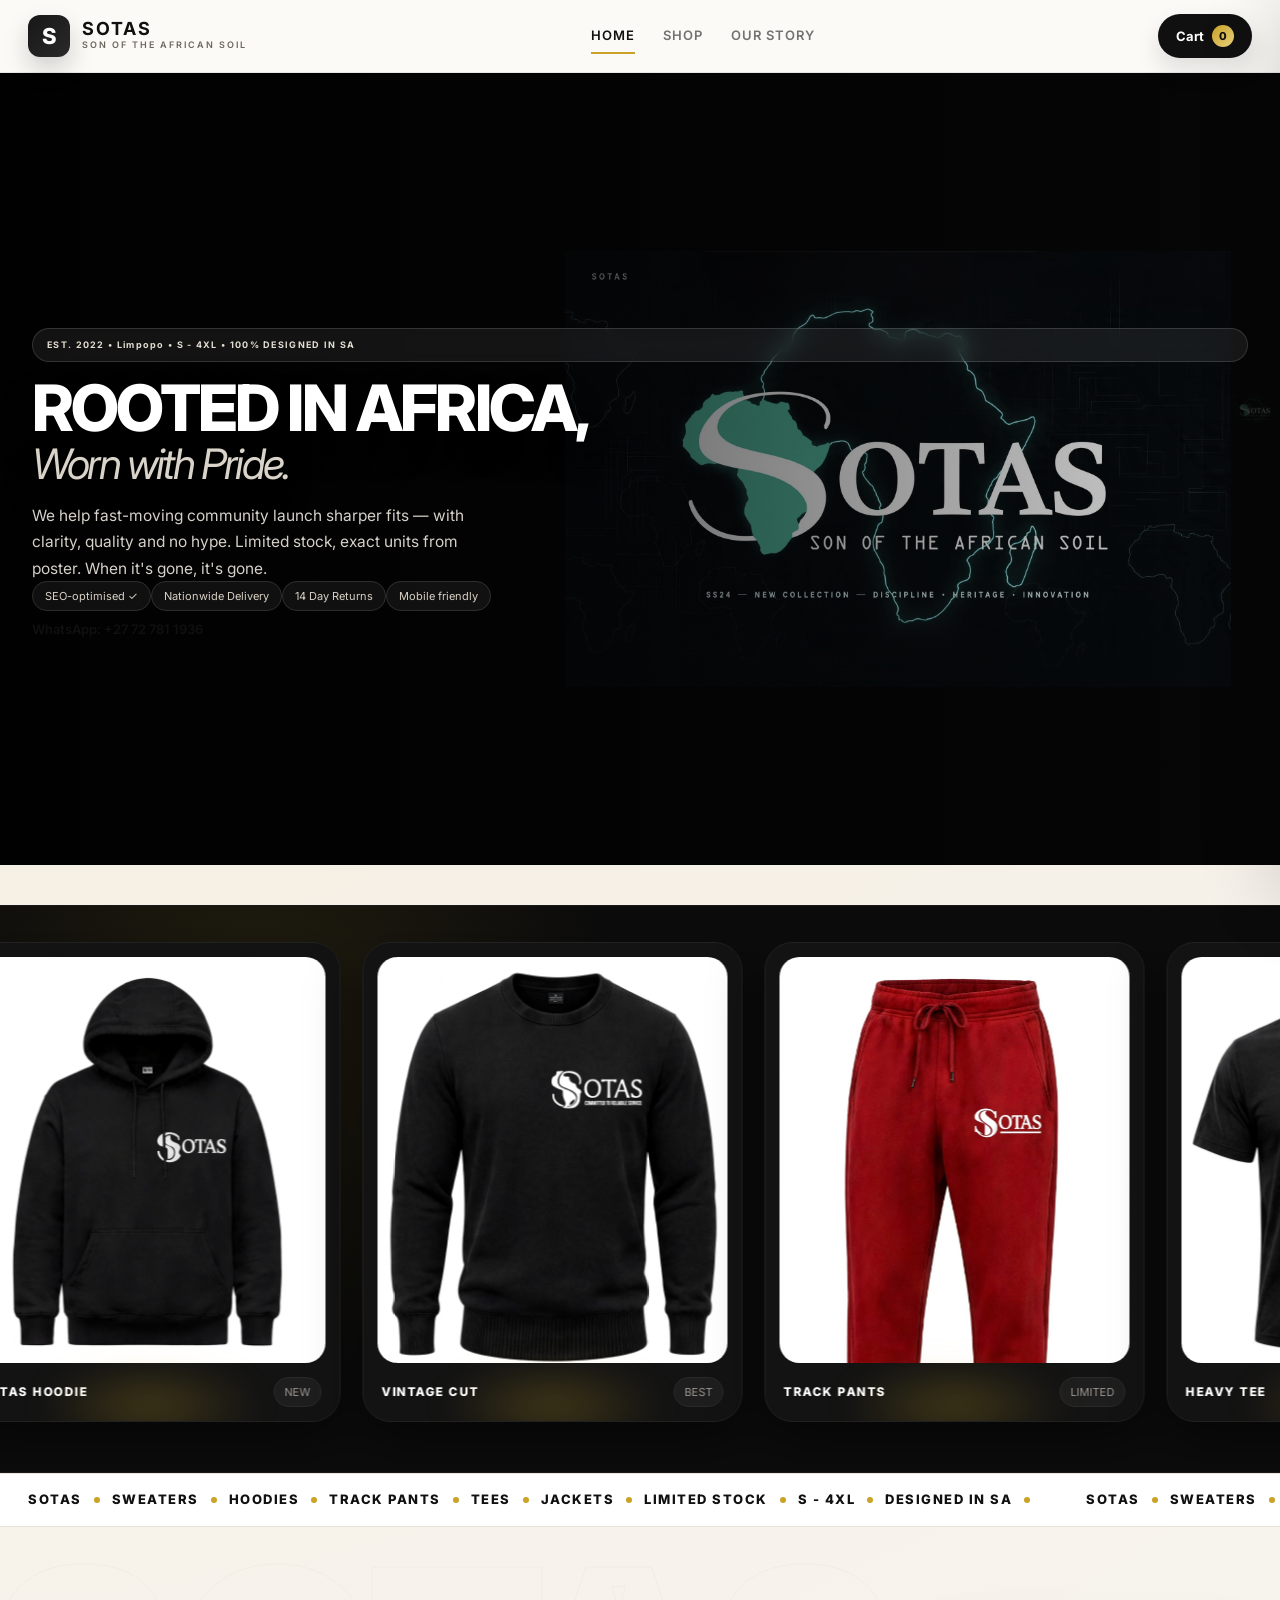
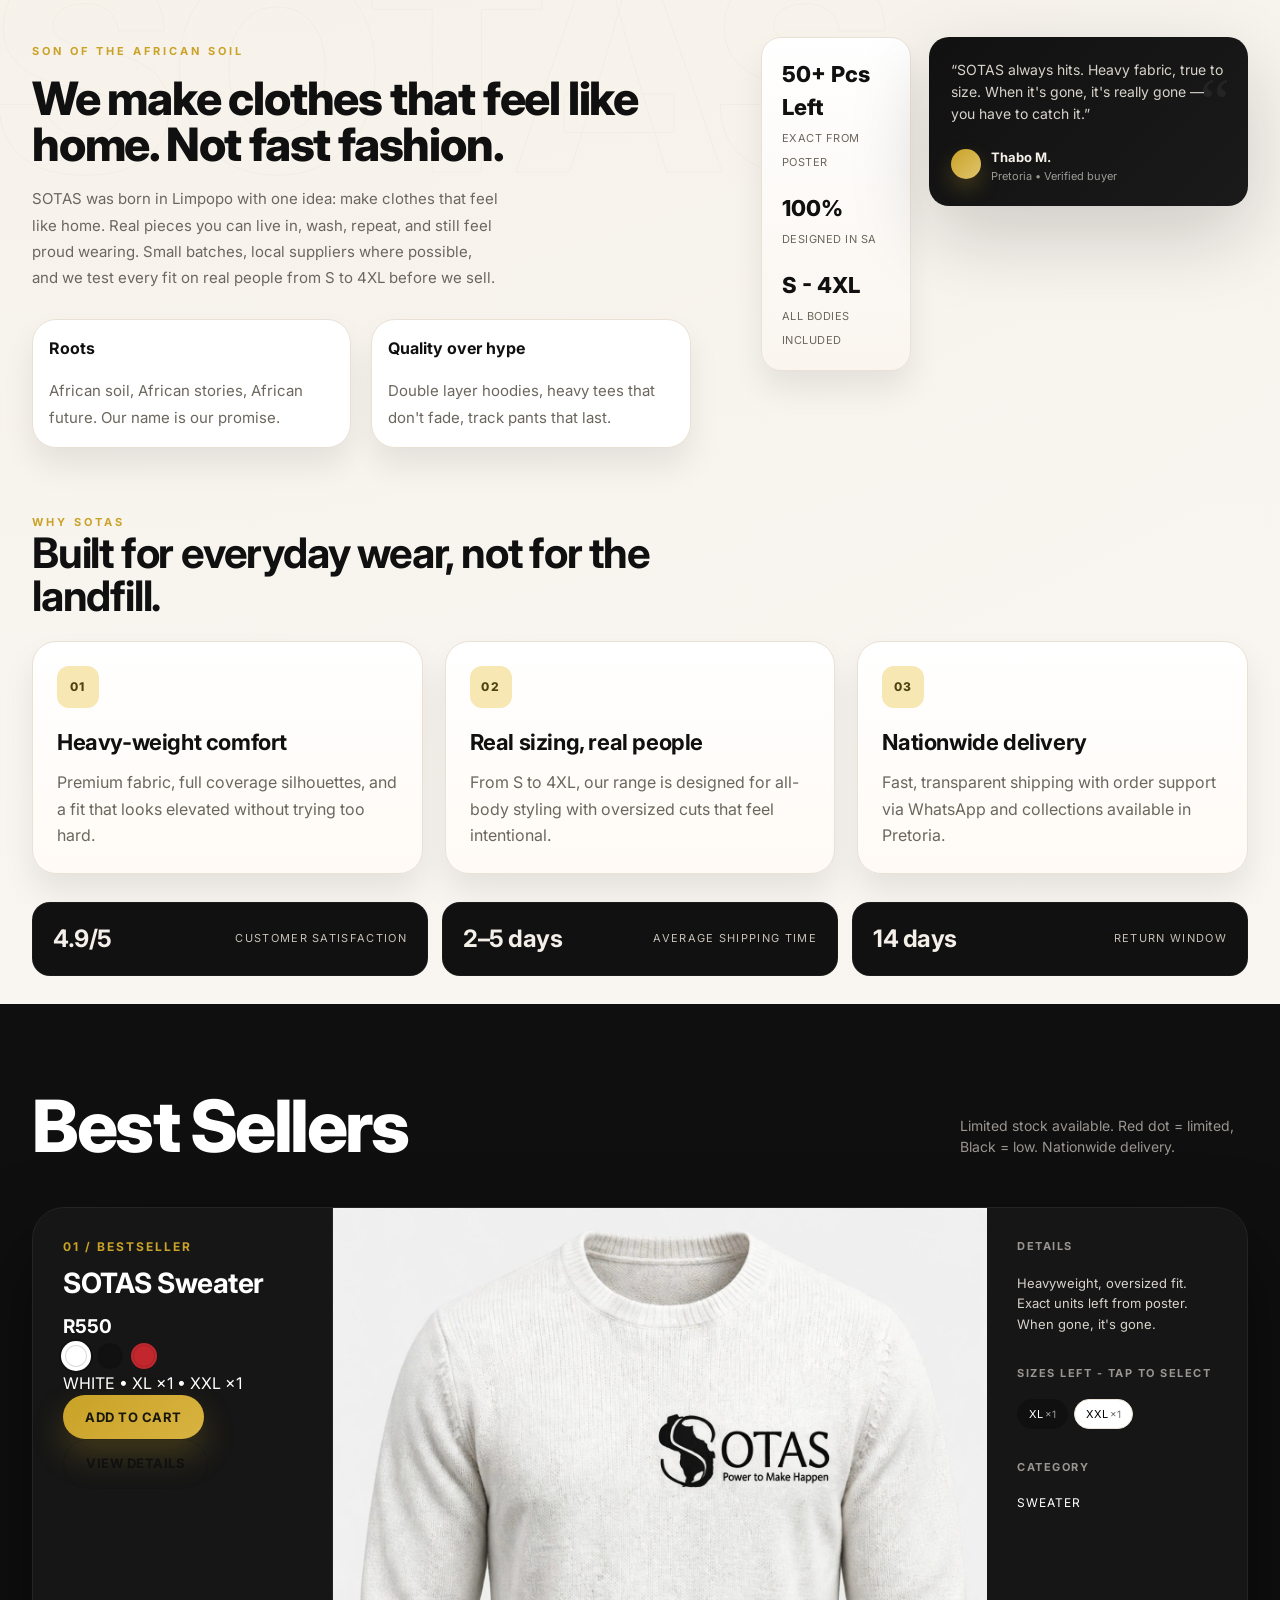
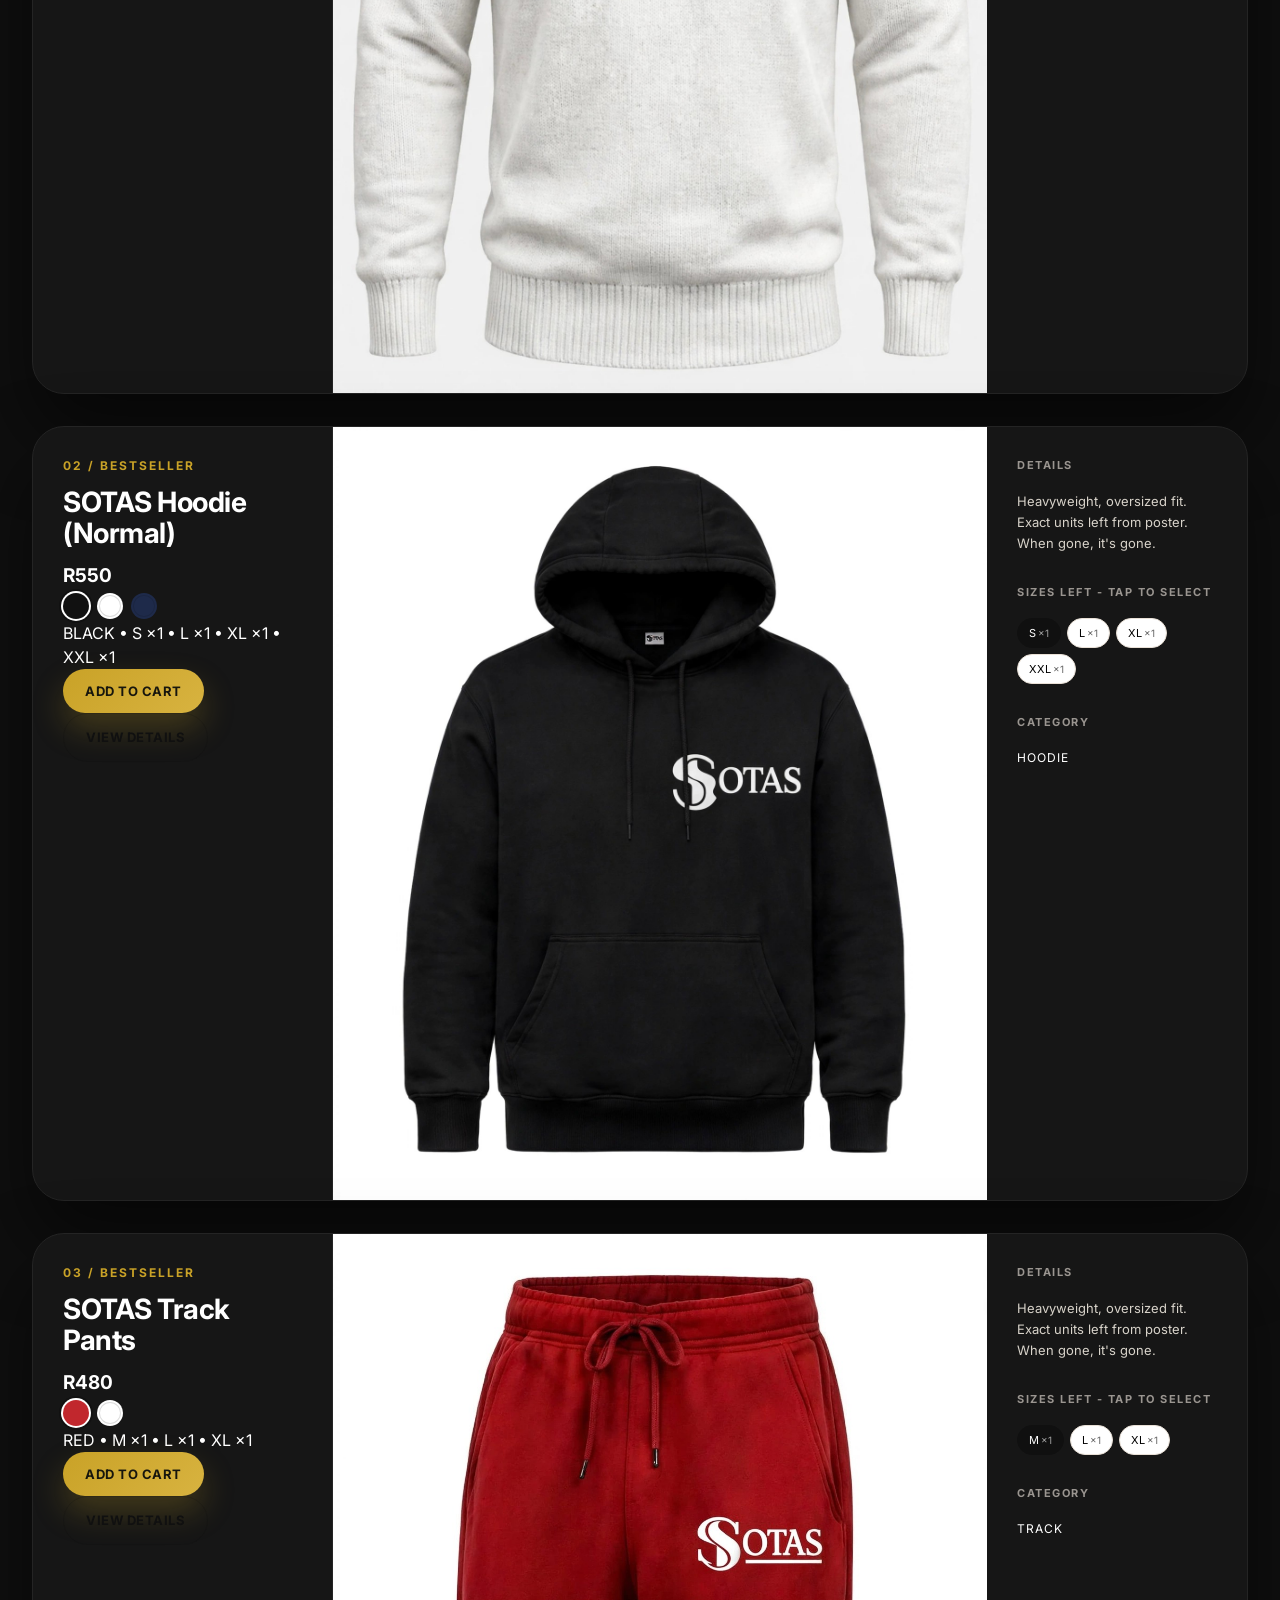
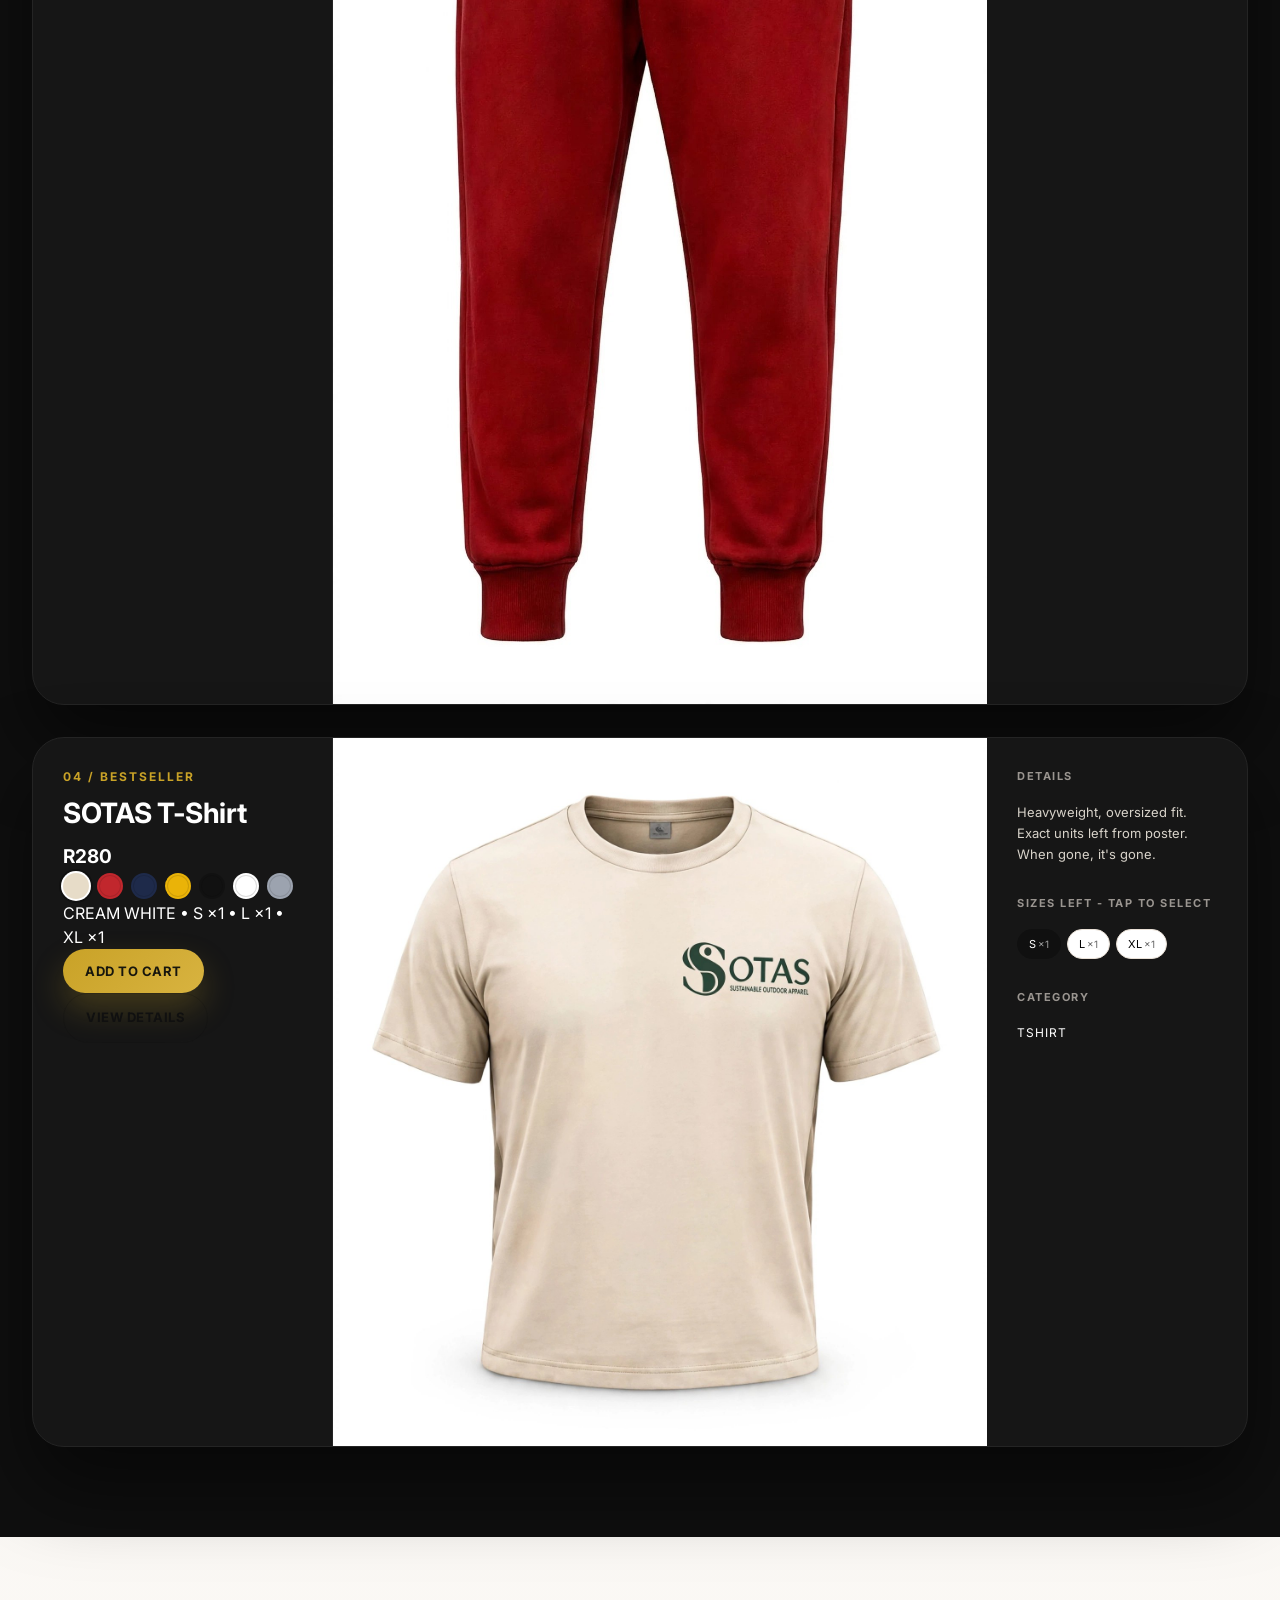
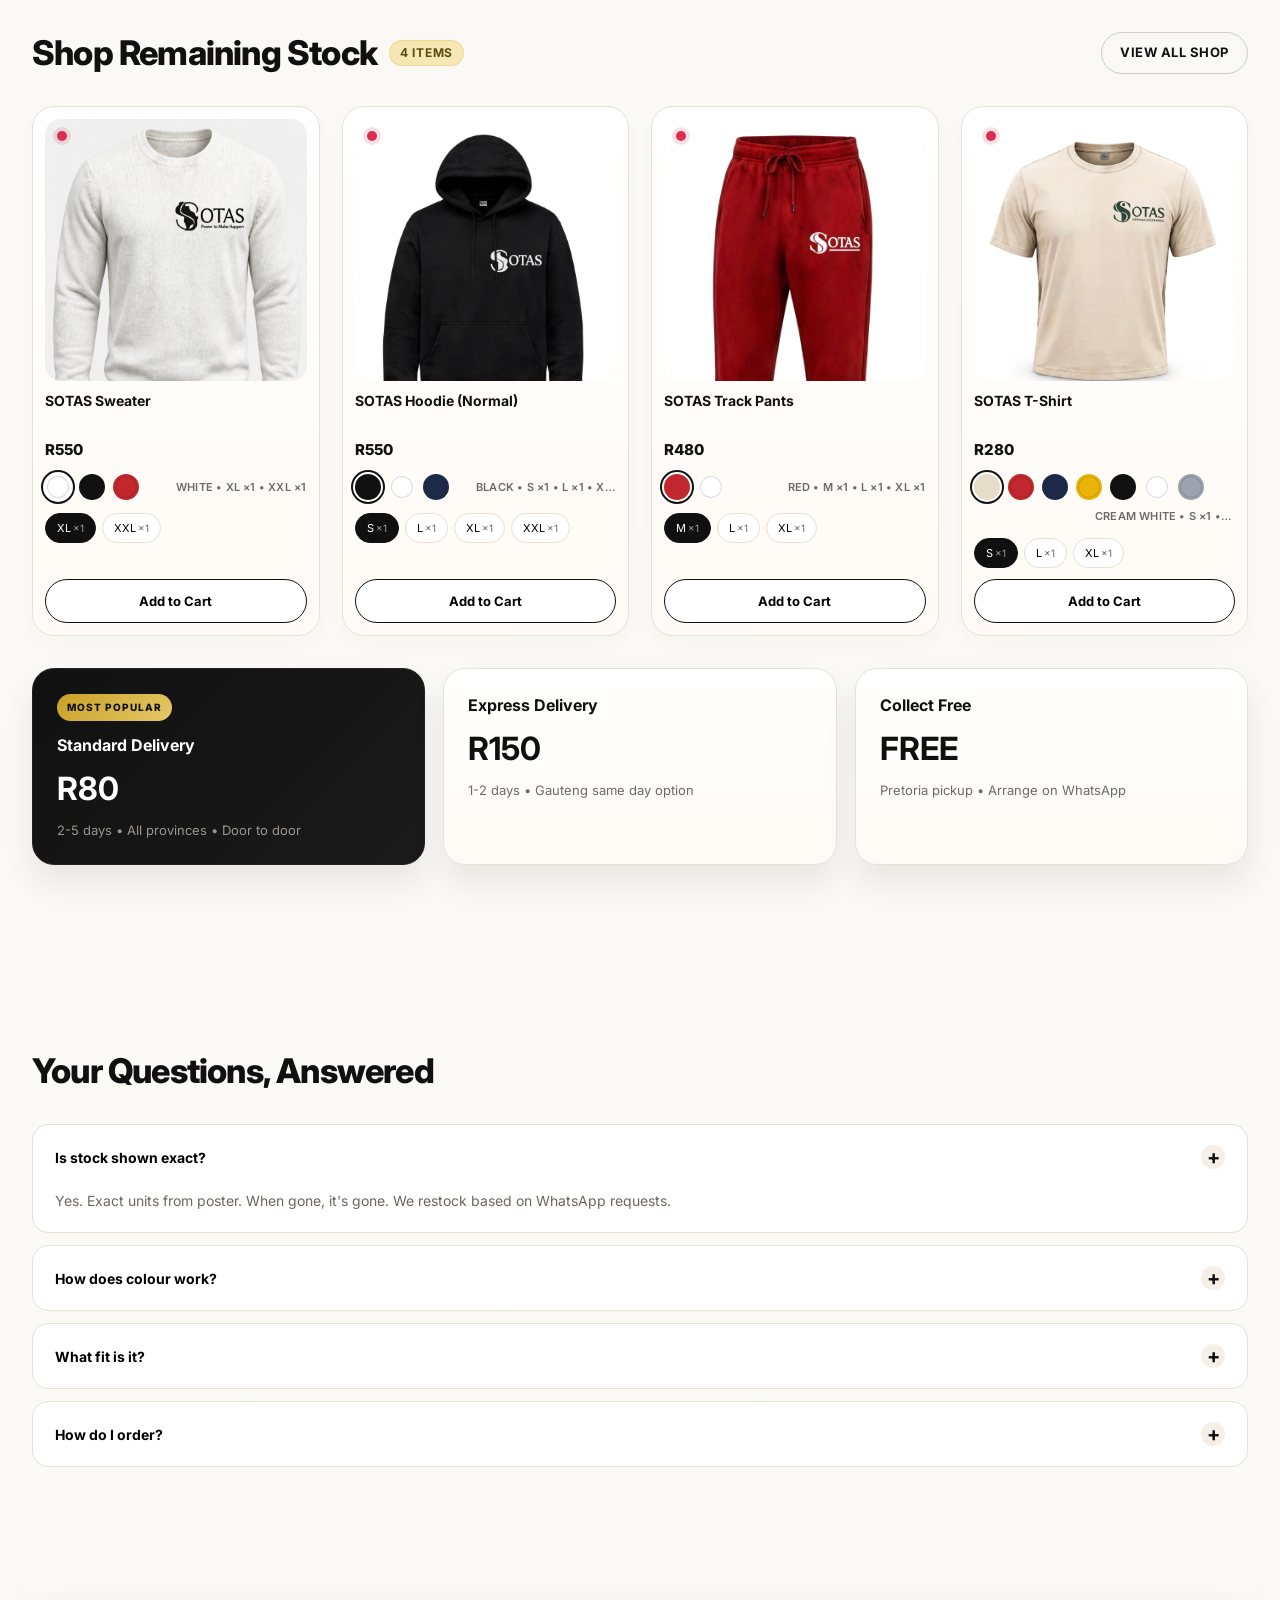
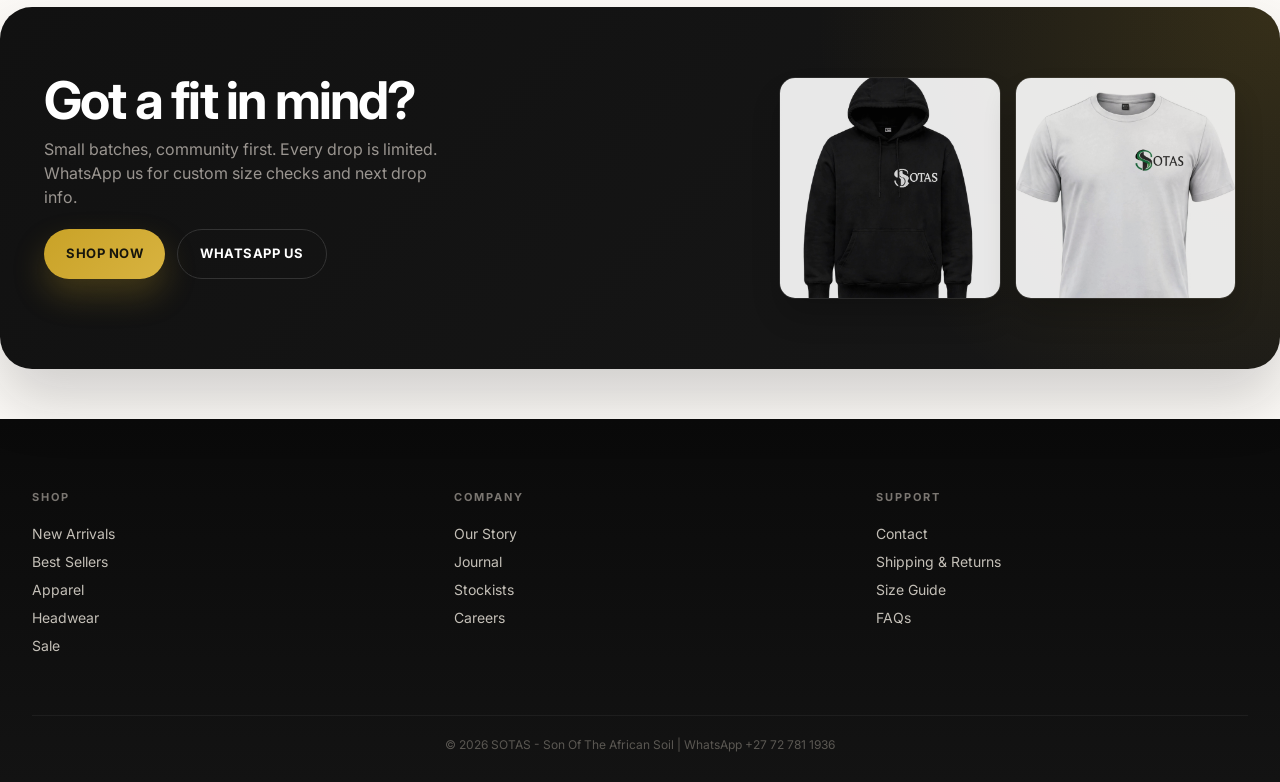
<file: index.html>
<!DOCTYPE html>
<html lang="en">
<head>
<meta charset="UTF-8">
<meta name="viewport" content="width=device-width, initial-scale=1.0">
<meta name="description" content="SOTAS - Son Of The African Soil. Premium African streetwear for everyday wear, limited drops, nationwide delivery, and sizes from S to 4XL.">
<meta property="og:title" content="SOTAS | Son Of The African Soil">
<meta property="og:description" content="Premium African streetwear rooted in Limpopo. Limited stock, oversize essentials, and bold everyday fits.">
<meta property="og:type" content="website">
<title>SOTAS | Son Of The African Soil</title>
<link rel="stylesheet" href="css/styles.css">
<link href="https://fonts.googleapis.com/css2?family=Inter:wght@400;600;800&display=swap" rel="stylesheet">
</head>
<body>
<header class="navbar">
<div class="logo"><span class="logo-s">S</span><div><h1>SOTAS</h1><p>SON OF THE AFRICAN SOIL</p></div></div>
<nav><a href="index.html" class="active">Home</a><a href="shop.html">Shop</a><a href="#story">Our Story</a></nav>
<button id="cartBtn" class="cart-btn">Cart <span id="cartCount">0</span></button>
</header>

<section class="hero">
<div class="hero-text">
<div class="pill">EST. 2022 • Limpopo • S - 4XL • 100% DESIGNED IN SA</div>
<h2>ROOTED IN AFRICA,<span>Worn with Pride.</span></h2>
<p class="desc">We help fast-moving community launch sharper fits — with clarity, quality and no hype. Limited stock, exact units from poster. When it's gone, it's gone.</p>

<div class="tags"><span class="tag">SEO-optimised ✓</span><span class="tag">Nationwide Delivery</span><span class="tag">14 Day Returns</span><span class="tag">Mobile friendly</span></div>
<p style="margin-top:14px;font-size:13px;font-weight:600">WhatsApp: +27 72 781 1936</p>
</div>
<div class="hero-visual">
<div class="hero-img"><img src="images/sotas-single-bg.jpg" alt="SOTAS hero" onerror="this.src='https://images.unsplash.com/photo-1556821840-3a63f95609a7?w=800'"></div>
</div>
</section>

<div class="hero-strip">
<div class="strip-track">
<div class="strip-card"><div class="strip-card-img"><img src="images/hoodie-black.jpeg"></div><div class="label"><b>SOTAS HOODIE</b><span>NEW</span></div><div class="glow"></div></div>
<div class="strip-card"><div class="strip-card-img"><img src="images/sweater-black.jpeg"></div><div class="label"><b>VINTAGE CUT</b><span>BEST</span></div><div class="glow"></div></div>
<div class="strip-card"><div class="strip-card-img"><img src="images/track-pants-red.jpeg"></div><div class="label"><b>TRACK PANTS</b><span>LIMITED</span></div><div class="glow"></div></div>
<div class="strip-card"><div class="strip-card-img"><img src="images/tee-black.jpeg"></div><div class="label"><b>HEAVY TEE</b><span>S-4XL</span></div><div class="glow"></div></div>
<div class="strip-card"><div class="strip-card-img"><img src="images/double-layer-hoodie-red.jpeg"></div><div class="label"><b>DOUBLE LAYER</b><span>RARE</span></div><div class="glow"></div></div>
</div>
</div>

<div class="marquee">
<div class="marquee-inner">
<div class="marquee-item">SOTAS <span class="dot"></span> SWEATERS <span class="dot"></span> HOODIES <span class="dot"></span> TRACK PANTS <span class="dot"></span> TEES <span class="dot"></span> JACKETS <span class="dot"></span> LIMITED STOCK <span class="dot"></span> S - 4XL <span class="dot"></span> DESIGNED IN SA <span class="dot"></span></div>
<div class="marquee-item">SOTAS <span class="dot"></span> SWEATERS <span class="dot"></span> HOODIES <span class="dot"></span> TRACK PANTS <span class="dot"></span> TEES <span class="dot"></span> JACKETS <span class="dot"></span> LIMITED STOCK <span class="dot"></span> S - 4XL <span class="dot"></span> DESIGNED IN SA <span class="dot"></span></div>
</div>
</div>

<section class="manifesto" id="story">
<div class="big-bg-text">SOTAS</div>
<div class="manifesto-grid">
<div class="manifesto-left reveal">
<span class="eyebrow">SON OF THE AFRICAN SOIL</span>
<h3>We make clothes that feel like home. Not fast fashion.</h3>
<p>SOTAS was born in Limpopo with one idea: make clothes that feel like home. Real pieces you can live in, wash, repeat, and still feel proud wearing. Small batches, local suppliers where possible, and we test every fit on real people from S to 4XL before we sell.</p>
<div class="what-section" style="margin-top:28px">
<div class="what-card" style="padding:16px"><h4>Roots</h4><p>African soil, African stories, African future. Our name is our promise.</p></div>
<div class="what-card" style="padding:16px"><h4>Quality over hype</h4><p>Double layer hoodies, heavy tees that don't fade, track pants that last.</p></div>
</div>
</div>
<div class="manifesto-right reveal">
<div class="stats-card">
<div class="stat"><b>50+ Pcs Left</b><span>Exact from poster</span></div>
<div class="stat"><b>100%</b><span>Designed in SA</span></div>
<div class="stat"><b>S - 4XL</b><span>All bodies included</span></div>
</div>
<div class="testimonial-card">
<p>“SOTAS always hits. Heavy fabric, true to size. When it's gone, it's really gone — you have to catch it.”</p>
<div class="author"><div class="author-dot"></div><div><b style="font-size:13px">Thabo M.</b><div style="font-size:11px;opacity:.6">Pretoria • Verified buyer</div></div></div>
</div>
</div>
</div>
</section>

<section class="brand-proof reveal">
<div class="brand-proof-header">
  <span class="eyebrow">WHY SOTAS</span>
  <h3>Built for everyday wear, not for the landfill.</h3>
</div>
<div class="brand-proof-grid">
  <div class="proof-card">
    <div class="proof-icon">01</div>
    <h4>Heavy-weight comfort</h4>
    <p>Premium fabric, full coverage silhouettes, and a fit that looks elevated without trying too hard.</p>
  </div>
  <div class="proof-card">
    <div class="proof-icon">02</div>
    <h4>Real sizing, real people</h4>
    <p>From S to 4XL, our range is designed for all-body styling with oversized cuts that feel intentional.</p>
  </div>
  <div class="proof-card">
    <div class="proof-icon">03</div>
    <h4>Nationwide delivery</h4>
    <p>Fast, transparent shipping with order support via WhatsApp and collections available in Pretoria.</p>
  </div>
</div>
<div class="review-strip">
  <div class="review-pill"><strong>4.9/5</strong><span>Customer satisfaction</span></div>
  <div class="review-pill"><strong>2–5 days</strong><span>Average shipping time</span></div>
  <div class="review-pill"><strong>14 days</strong><span>Return window</span></div>
</div>
</section>

<section class="recent-section">
<div class="recent-header">
<h2>Best Sellers</h2>
<p>Limited stock available. Red dot = limited, Black = low. Nationwide delivery.</p>
</div>
<div id="stackGrid" class="stack"></div>
</section>

<section class="section">
<div style="display:flex;justify-content:space-between;align-items:center;flex-wrap:wrap;gap:12px">
<h2 class="section-title">Shop Remaining Stock <span class="count" id="shopCount"></span></h2>
<a href="shop.html" class="btn-outline" style="padding:10px 18px">View All Shop</a>
</div>
<div id="featuredGrid" class="product-grid"></div>
<div style="margin-top:32px" class="pricing-grid">
<div class="pricing-card dark"><span class="badge">MOST POPULAR</span><h4>Standard Delivery</h4><h2 style="font-size:32px;margin:8px 0">R80</h2><p style="font-size:13px;color:#9a9590">2-5 days • All provinces • Door to door</p></div>
<div class="pricing-card"><h4>Express Delivery</h4><h2 style="font-size:32px;margin:8px 0">R150</h2><p style="font-size:13px;color:#6b6b6b">1-2 days • Gauteng same day option</p></div>
<div class="pricing-card"><h4>Collect Free</h4><h2 style="font-size:32px;margin:8px 0">FREE</h2><p style="font-size:13px;color:#6b6b6b">Pretoria pickup • Arrange on WhatsApp</p></div>
</div>
</section>

<section class="section" id="faq">
<h2 class="section-title">Your Questions, Answered</h2>
<div class="faq">
<div class="faq-item open"><button class="faq-q">Is stock shown exact? <span>+</span></button><div class="faq-a">Yes. Exact units from poster. When gone, it's gone. We restock based on WhatsApp requests.</div></div>
<div class="faq-item"><button class="faq-q">How does colour work? <span>+</span></button><div class="faq-a">Click the colour dot to see sizes left for that colour. Each variant has its own image and stock map.</div></div>
<div class="faq-item"><button class="faq-q">What fit is it? <span>+</span></button><div class="faq-a">Oversized fit. S 92cm, M 98cm, L 104cm, XL 112cm, 2XL 120cm, 3XL 128cm, XXXL 136cm. Model is 180cm wearing L.</div></div>
<div class="faq-item"><button class="faq-q">How do I order? <span>+</span></button><div class="faq-a">Add to cart, fill details, Place Order. It opens WhatsApp with your order. We confirm and send payment details.</div></div>
</div>
</section>

<div class="cta-section reveal">
<div class="cta-grid">
<div>
<h2>Got a fit in mind?</h2>
<p style="margin-top:12px;color:#9a9590;max-width:40ch">Small batches, community first. Every drop is limited. WhatsApp us for custom size checks and next drop info.</p>
<div style="margin-top:20px;display:flex;gap:12px"><a href="shop.html" class="btn-primary">Shop Now</a><a href="https://wa.me/27727811936" class="btn-outline" style="background:transparent;color:#fff;border-color:#333">WhatsApp Us</a></div>
</div>
<div class="cta-images">
<img src="images/hoodie-black.jpeg" style="border-radius:16px;aspect-ratio:1" onerror="this.src='https://images.unsplash.com/photo-1556821840-3a63f95609a7?w=300'">
<img src="images/tee-white.jpeg" style="border-radius:16px;aspect-ratio:1" onerror="this.src='https://images.unsplash.com/photo-1521572163474-6864f9cf17ab?w=300'">
</div>
</div>
</div>

<footer class="footer">
<div class="footer-grid">
<div><h4>SHOP</h4><button data-shop="new">New Arrivals</button><button data-shop="best">Best Sellers</button><button data-shop="apparel">Apparel</button><button data-shop="headwear">Headwear</button><button data-shop="sale">Sale</button></div>
<div><h4>COMPANY</h4><button data-company="story">Our Story</button><button data-company="journal">Journal</button><button data-company="stockists">Stockists</button><button data-company="careers">Careers</button></div>
<div><h4>SUPPORT</h4><button data-support="contact">Contact</button><button data-support="shipping">Shipping & Returns</button><button data-support="size">Size Guide</button><button data-support="faq" class="gold">FAQs</button></div>
</div>
<div class="footer-bottom"><p>© 2026 SOTAS - Son Of The African Soil | WhatsApp +27 72 781 1936</p></div>
</footer>

<div id="cartDrawer" class="cart-drawer">
<div class="cart-header"><h3>Your Cart</h3><button id="closeCart">✕</button></div>
<div class="cart-scroll"><div id="cartItems"></div></div>
<div class="cart-footer">
<div class="cart-total"><span>Total:</span><span id="cartTotal">R0</span></div>
<form id="checkoutForm" class="cart-form">
<h4>Customer Details</h4>
<input type="text" id="custName" placeholder="Full Name" required>
<input type="tel" id="custPhone" placeholder="Phone / WhatsApp" required>
<input type="email" id="custEmail" placeholder="Email" required>
<h4>Shipping Information</h4>
<input type="text" id="shipAddress" placeholder="Street Address" required>
<input type="text" id="shipCity" placeholder="City" required>
<select id="shipProvince" required><option value="">Province</option><option>Gauteng</option><option>Limpopo</option><option>Western Cape</option><option>KZN</option><option>Eastern Cape</option><option>Free State</option><option>Mpumalanga</option><option>North West</option><option>Northern Cape</option></select>
<input type="text" id="shipCode" placeholder="Postal Code" required>
<select id="shipMethod" required><option value="standard">Standard R80</option><option value="express">Express R150</option><option value="collect">Collect Free</option></select>
<button type="submit" class="btn-primary" style="width:100%">Place Order via WhatsApp</button>
</form>
</div>
</div>
<div id="overlay" class="overlay"></div>

<script src="js/data.js"></script>
<script src="js/cart.js"></script>
<script src="js/app.js"></script>
</body>
</html>
</file>
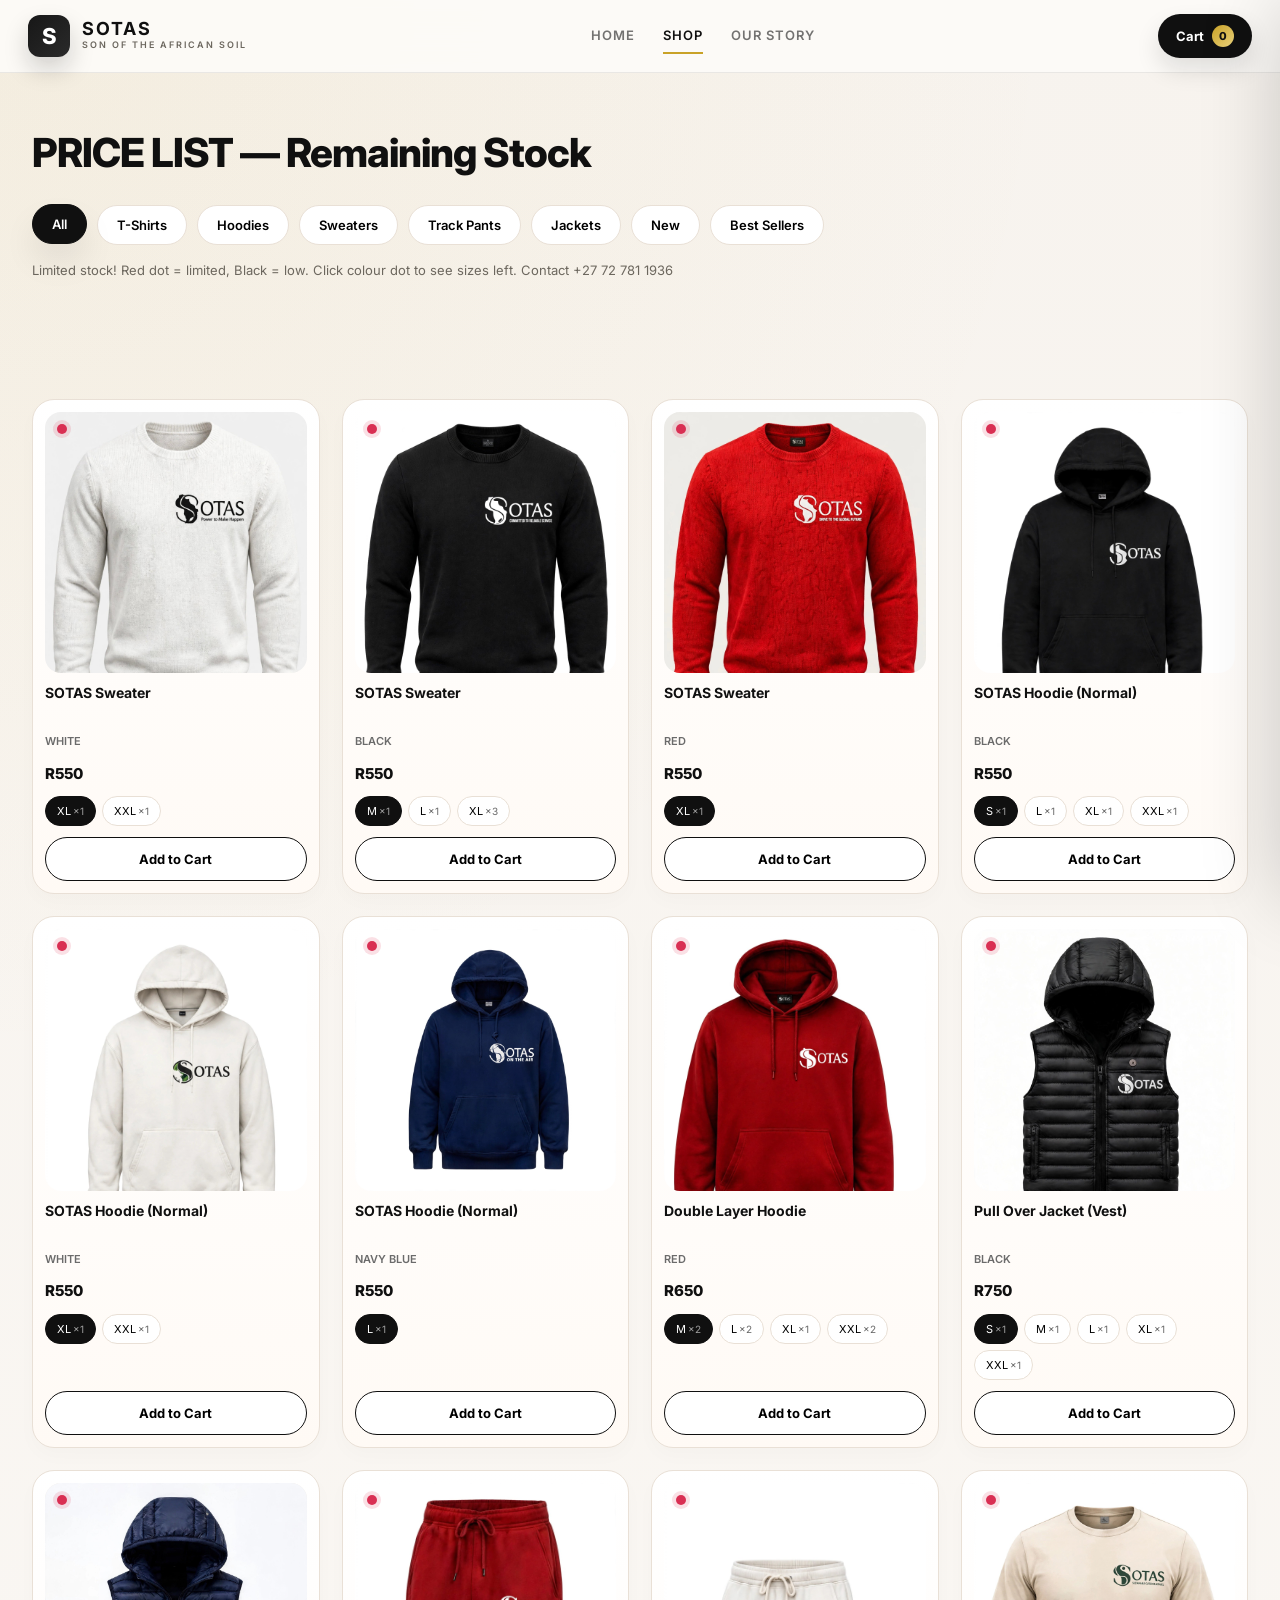
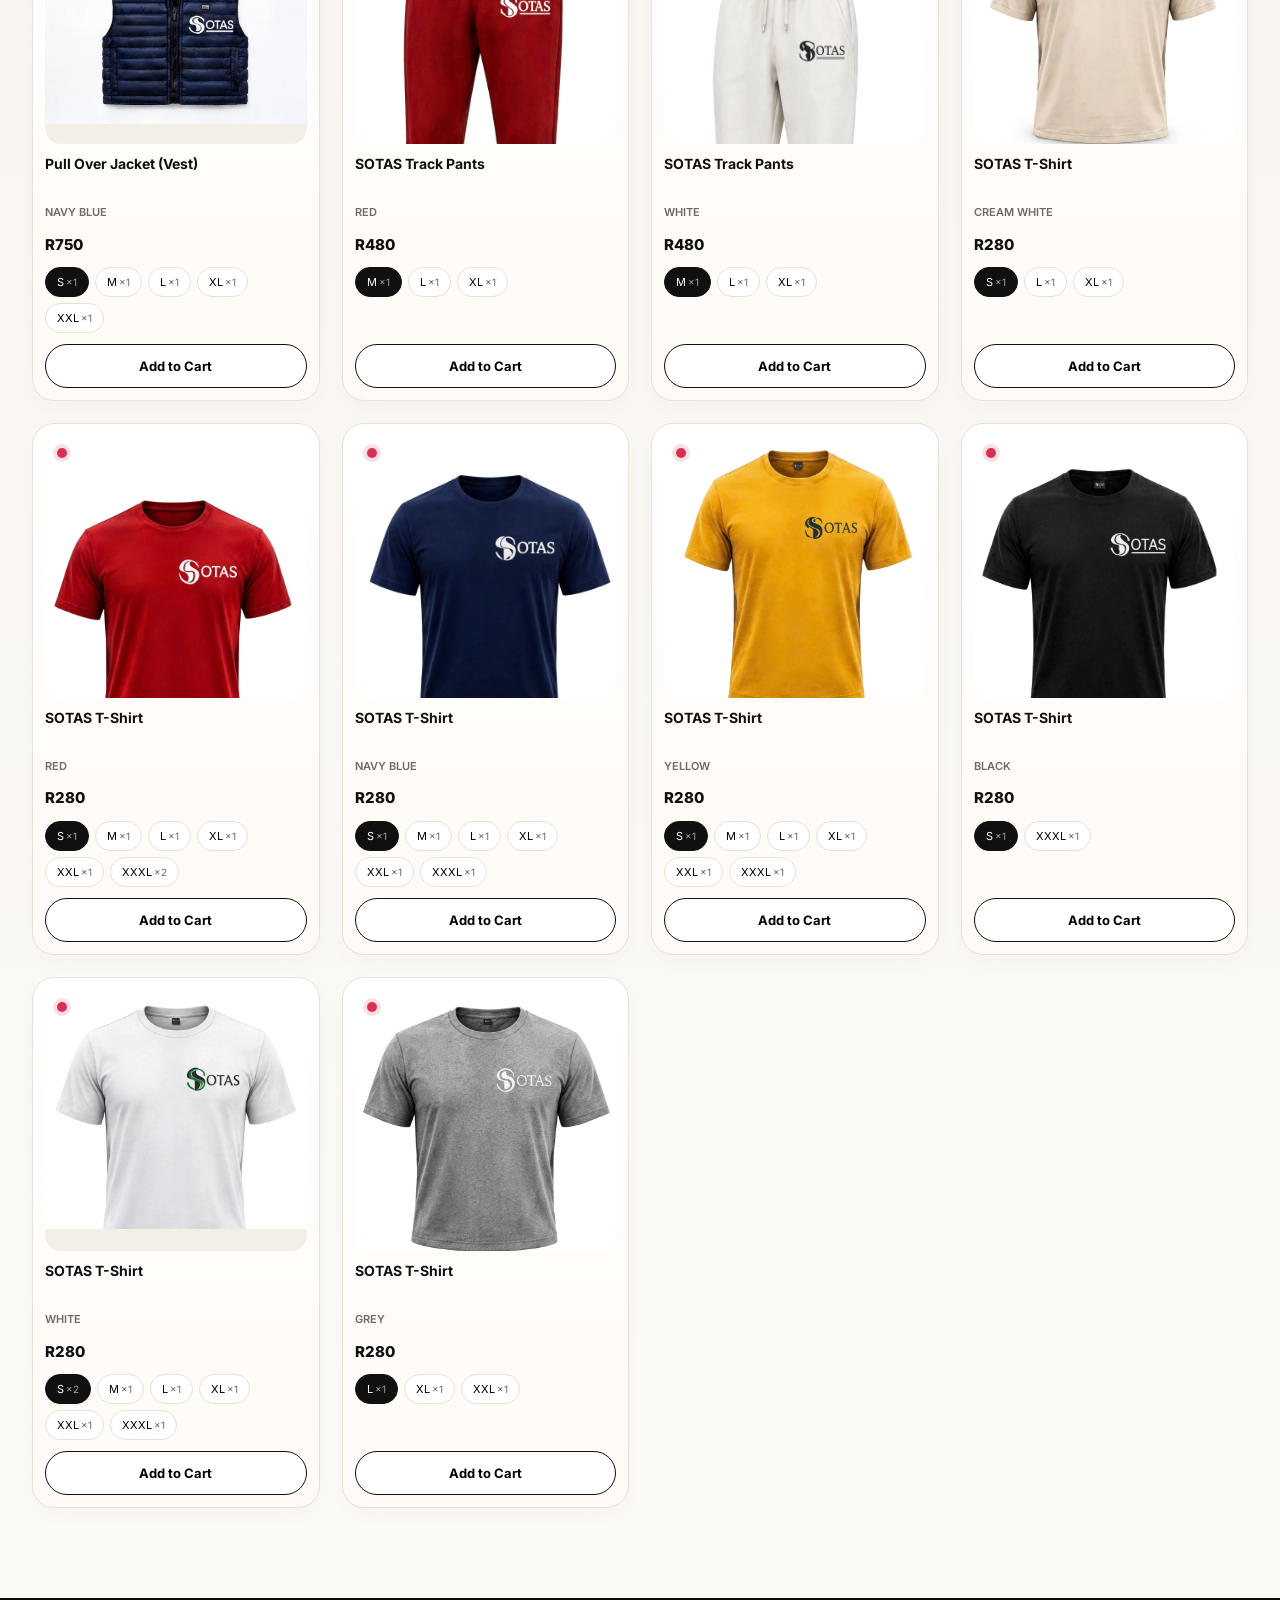
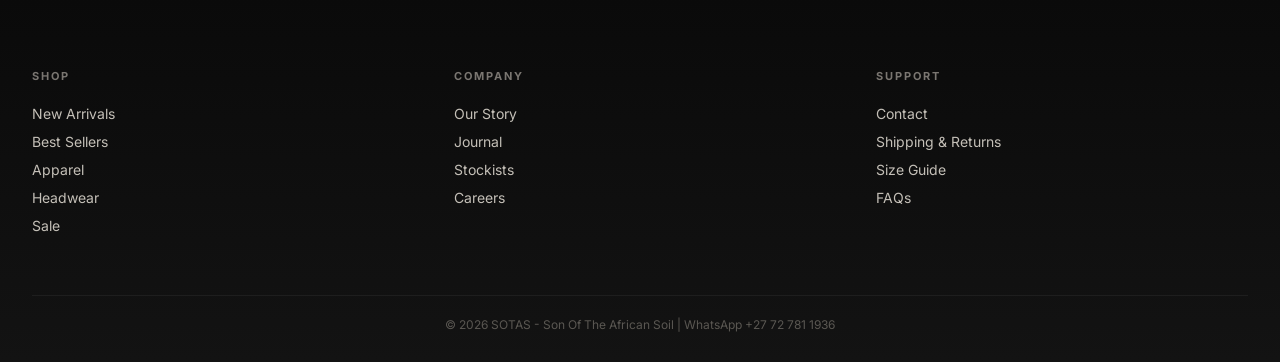
<file: shop.html>
<!DOCTYPE html>
<html lang="en">
<head>
<meta charset="UTF-8">
<meta name="viewport" content="width=device-width, initial-scale=1.0">
<meta name="description" content="Shop the latest SOTAS drops: hoodies, sweaters, track pants, and tees. Limited stock, sizes S to 4XL, nationwide delivery.">
<title>Shop | SOTAS</title>
<link rel="stylesheet" href="css/styles.css">
<link href="https://fonts.googleapis.com/css2?family=Inter:wght@400;600;800&display=swap" rel="stylesheet">
</head>
<body>
<header class="navbar">
<div class="logo"><span class="logo-s">S</span><div><h1>SOTAS</h1><p>SON OF THE AFRICAN SOIL</p></div></div>
<nav><a href="index.html">Home</a><a href="shop.html" class="active">Shop</a><a href="index.html#story">Our Story</a></nav>
<button id="cartBtn" class="cart-btn">Cart <span id="cartCount">0</span></button>
</header>

<section class="shop-header">
<h2>PRICE LIST — Remaining Stock</h2>
<div class="filters">
<button class="filter-btn active" data-filter="all">All</button>
<button class="filter-btn" data-filter="tshirt">T-Shirts</button>
<button class="filter-btn" data-filter="hoodie">Hoodies</button>
<button class="filter-btn" data-filter="sweater">Sweaters</button>
<button class="filter-btn" data-filter="track">Track Pants</button>
<button class="filter-btn" data-filter="jacket">Jackets</button>
<button class="filter-btn" data-filter="new">New</button>
<button class="filter-btn" data-filter="best">Best Sellers</button>
</div>
<p class="stock-note">Limited stock! Red dot = limited, Black = low. Click colour dot to see sizes left. Contact +27 72 781 1936</p>
</section>

<section class="section"><div id="shopGrid" class="product-grid"></div></section>

<footer class="footer">
<div class="footer-grid">
<div><h4>SHOP</h4><button data-shop="new">New Arrivals</button><button data-shop="best">Best Sellers</button><button data-shop="apparel">Apparel</button><button data-shop="headwear">Headwear</button><button data-shop="sale">Sale</button></div>
<div><h4>COMPANY</h4><button data-company="story">Our Story</button><button data-company="journal">Journal</button><button data-company="stockists">Stockists</button><button data-company="careers">Careers</button></div>
<div><h4>SUPPORT</h4><button data-support="contact">Contact</button><button data-support="shipping">Shipping & Returns</button><button data-support="size">Size Guide</button><button data-support="faq" class="gold">FAQs</button></div>
</div>
<div class="footer-bottom"><p>© 2026 SOTAS - Son Of The African Soil | WhatsApp +27 72 781 1936</p></div>
</footer>

<div id="cartDrawer" class="cart-drawer">
<div class="cart-header"><h3>Your Cart</h3><button id="closeCart">✕</button></div>
<div class="cart-scroll"><div id="cartItems"></div></div>
<div class="cart-footer">
<div class="cart-total"><span>Total:</span><span id="cartTotal">R0</span></div>
<form id="checkoutForm" class="cart-form">
<h4>Customer Details</h4>
<input type="text" id="custName" placeholder="Full Name" required>
<input type="tel" id="custPhone" placeholder="Phone / WhatsApp" required>
<input type="email" id="custEmail" placeholder="Email" required>
<h4>Shipping</h4>
<input type="text" id="shipAddress" placeholder="Street Address" required>
<input type="text" id="shipCity" placeholder="City" required>
<select id="shipProvince" required><option value="">Province</option><option>Gauteng</option><option>Limpopo</option><option>Western Cape</option><option>KZN</option><option>Eastern Cape</option><option>Free State</option><option>Mpumalanga</option><option>North West</option><option>Northern Cape</option></select>
<input type="text" id="shipCode" placeholder="Postal Code" required>
<select id="shipMethod" required><option value="standard">Standard R80</option><option value="express">Express R150</option><option value="collect">Collect Free</option></select>
<button type="submit" class="btn-primary" style="width:100%">Place Order</button>
</form>
</div>
</div>
<div id="overlay" class="overlay"></div>

<script src="js/data.js"></script>
<script src="js/cart.js"></script>
<script src="js/app.js"></script>
</body>
</html>
</file>
<file: css/styles.css>
:root{
--bg:#f7f3ee;
--panel:#fffdfb;
--black:#101010;
--black-soft:#171717;
--muted:#6c675e;
--line:#e9e0d6;
--gold:#c9a227;
--gold-soft:#f7e7b2;
--red:#d92f53;
--radius:20px;
--radius-lg:32px;
--shadow:0 18px 32px rgba(16,16,16,.08);
--shadow-lg:0 30px 80px rgba(16,16,16,.18);
}
*{box-sizing:border-box;margin:0;padding:0}
html{scroll-behavior:smooth}
body{
font-family:'Inter',system-ui,Arial,sans-serif;
background:
  radial-gradient(circle at top left, rgba(201,162,39,.08), transparent 28%),
  linear-gradient(180deg, #f7f3ee 0%, #fcfaf7 100%);
color:var(--black);
line-height:1.5;
overflow-x:hidden;
-webkit-font-smoothing:antialiased;
}
a{color:inherit;text-decoration:none;cursor:pointer}
button{font-family:inherit;cursor:pointer;border:0;background:none}
img{width:100%;display:block;object-fit:cover}
.btn-primary,
.btn-outline{
  display:inline-flex;align-items:center;justify-content:center;
  padding:14px 22px;border-radius:999px;font-weight:700;font-size:13px;
  transition:all .25s ease;letter-spacing:.04em;text-transform:uppercase;
}
.btn-primary{
  background:linear-gradient(135deg, var(--gold) 0%, #d8b340 100%);
  color:#17160d;box-shadow:0 16px 32px rgba(201,162,39,.25);
}
.btn-primary:hover{transform:translateY(-2px);box-shadow:0 18px 36px rgba(201,162,39,.3)}
.btn-outline{
  background:transparent;color:var(--black);border:1px solid rgba(16,16,16,.18);
}
.btn-outline:hover{background:var(--black);color:#fff;border-color:var(--black)}

/* NAV */
.navbar{
position:sticky;top:0;z-index:50;
display:flex;align-items:center;justify-content:space-between;
padding:14px 28px;
background:rgba(247,243,238,.9);
backdrop-filter:blur(18px) saturate(1.2);
border-bottom:1px solid rgba(17,17,17,.08);
transition:.25s;
}
.navbar.scrolled{box-shadow:0 14px 42px rgba(16,16,16,.08)}
.logo{display:flex;align-items:center;gap:12px}
.logo-s{
width:42px;height:42px;display:grid;place-items:center;
background:linear-gradient(135deg, #171717 0%, #2a2a2a 100%);color:#fff;font-weight:800;font-size:22px;border-radius:12px;
box-shadow:0 12px 24px rgba(16,16,16,.18);
}
.logo h1{font-size:18px;letter-spacing:2px;line-height:1}
.logo p{font-size:9px;letter-spacing:2px;color:var(--muted);font-weight:600}
.navbar nav{display:flex;gap:28px}
.navbar nav a{font-size:13px;font-weight:600;letter-spacing:1px;text-transform:uppercase;opacity:.58;transition:.2s;position:relative}
.navbar nav a::after{content:"";position:absolute;left:0;bottom:-8px;width:100%;height:2px;background:var(--gold);opacity:0;transform:scaleX(.5);transition:.2s}
.navbar nav a.active,.navbar nav a:hover{opacity:1}
.navbar nav a.active::after,.navbar nav a:hover::after{opacity:1;transform:scaleX(1)}
.cart-btn{
background:var(--black);color:#fff;
padding:11px 18px;border-radius:999px;font-weight:700;font-size:13px;
display:flex;gap:8px;align-items:center;transition:.2s;box-shadow:0 12px 24px rgba(16,16,16,.12)
}
.cart-btn:hover{transform:translateY(-1px);box-shadow:0 16px 32px rgba(16,16,16,.18)}
#cartCount{background:linear-gradient(135deg, var(--gold) 0%, #edd57d 100%);color:#111;min-width:22px;height:22px;border-radius:50%;display:grid;place-items:center;font-size:11px;font-weight:800}

.hero{
position:relative;
display:flex;
align-items:center;
min-height:88vh;
padding:0;
margin:0;
max-width:100%;
background-color:#070707;
background-image:url('../images/sotas-single-bg.jpg');
background-position:92% center;
background-size:52% auto;
background-repeat:no-repeat;
overflow:hidden;
isolation:isolate;
}
.hero::before{
content:"";
position:absolute;
inset:0;
background:linear-gradient(90deg, rgba(0,0,0,.82) 0%, rgba(0,0,0,.55) 50%, rgba(0,0,0,.15) 100%);
z-index:0;
pointer-events:none;
}
.hero::after{
content:"";
position:absolute;
right:0;top: 50px;
transform:translateY(-50px);
width: 55px;height: 85%;
background:inherit;
background-position:92% center;
background-size:88% auto;
opacity: .18;
pointer-events:none;
z-index:0;
}

.hero-text{
position:relative;
z-index:2;
max-width:1280px;
width:100%;
margin:0 auto;
padding:100px 32px 70px;
}
.hero-visual{display:none !important}
.hero-img{display:none !important}
.navbar{
position:sticky;
top:0;
z-index:100;
background:rgba(252,250,247,.97) !important;
}
.hero-text h2{color:#fff !important; font-size:64px; line-height:.88; font-weight:800; letter-spacing:-2.8px; margin-top:18px; text-shadow:0 18px 36px rgba(0,0,0,.26);}
.hero-text h2 span{color:#d9d3c9 !important; display:block; font-size:42px; font-weight:400; font-style:italic; margin-top:10px;}
.hero-text .desc{color:#d5d0c8 !important; font-size:15.5px; line-height:1.7; max-width:44ch; margin-top:20px;}
.hero-text .pill{background:rgba(255,255,255,.07); border:1px solid rgba(255,255,255,.14); color:#e4dfd2; font-size:9px; letter-spacing:1.3px; font-weight:700; backdrop-filter:blur(8px); padding:9px 14px; border-radius:999px;}
.hero-text .tag{background:rgba(255,255,255,.06); border:1px solid rgba(255,255,255,.12); color:#d8d1c5; font-size:11px; padding:7px 12px; backdrop-filter:blur(4px); border-radius:999px;}
.hero-text .btn-primary{ background:linear-gradient(135deg, #f7e7b2 0%, #d4b55a 100%) !important; color:#111 !important; padding:15px 26px !important; border-radius:999px; font-weight:700; box-shadow:0 18px 36px rgba(201,162,39,.28); }
.hero-text .btn-outline{ background:transparent !important; color:#fff !important; border:1px solid rgba(255,255,255,.22) !important; padding:15px 26px !important; }
.hero-actions{position:relative;z-index:3}


/* HERO STRIP - FIXED TO MATCH VIDEO */
.hero-strip{
background:#0c0c0c;
padding:36px 0 50px;
margin-top:40px;
overflow:hidden;
position:relative;
border-top:1px solid #1a1a1a;
border-bottom:1px solid #1a1a1a;
}
.hero-strip::before{
content:"";
position:absolute;inset:0;
background:radial-gradient(600px circle at 20% 20%, rgba(201,162,39,.12), transparent 60%);
pointer-events:none;
}
.strip-track{
display:flex;
gap:22px;
padding:0 32px;
will-change:transform;
transition:transform .1s linear;
}
.strip-card{
min-width:380px;
flex:0 0 380px;
height:480px;
background:#131313;
border:1px solid #222;
border-radius:28px;
padding:14px;
position:relative;
overflow:hidden;
display:flex;
flex-direction:column;
box-shadow:0 20px 50px rgba(0,0,0,.5);
transition:transform .5s cubic-bezier(.2,.8,.2,1);
}
.strip-card:hover{transform:translateY(-8px) scale(1.02)}
.strip-card-img{
flex:1;
background:#f3eee6;
border-radius:20px;
overflow:hidden;
position:relative;
display:grid;
place-items:center;
}
.strip-card-img img{
width:100%;
height:100%;
object-fit:cover;
transition:transform .7s ease;
}
.strip-card:hover .strip-card-img img{transform:scale(1.06)}
.strip-card .label{
margin-top:14px;
display:flex;
justify-content:space-between;
align-items:center;
color:#fff;
padding:0 4px;
}
.strip-card .label b{font-size:12px;letter-spacing:1.5px;font-weight:800}
.strip-card .label span{font-size:11px;padding:6px 10px;border-radius:999px;background:#1e1e1e;border:1px solid #2a2a2a;color:#9a9590}
.strip-card .glow{
position:absolute;
bottom:-30px;
left:20%;
right:20%;
height:90px;
background:radial-gradient(ellipse at center, rgba(201,162,39,.28), transparent 70%);
filter:blur(16px);
pointer-events:none;
}

/* MARQUEE */
.marquee{
border-top:1px solid var(--line);
border-bottom:1px solid var(--line);
background:#fff;
overflow:hidden;
white-space:nowrap;
padding:16px 0;
position:relative;
z-index:2;
}
.marquee-inner{display:flex;animation:marquee 28s linear infinite;gap:0;width:max-content}
.marquee-item{font-size:13px;font-weight:800;letter-spacing:1.5px;text-transform:uppercase;padding:0 28px;display:flex;align-items:center;gap:12px;flex-shrink:0}
.marquee-item span.dot{width:6px;height:6px;border-radius:50%;background:var(--gold);display:inline-block;flex-shrink:0}
@keyframes marquee{0%{transform:translateX(0)}100%{transform:translateX(-50%)}}

/* MANIFESTO */
.manifesto{max-width:1280px;margin:0 auto;padding:110px 32px 60px;position:relative;overflow:hidden}
.big-bg-text{
position:absolute;top:30px;left:-10px;right:0;
font-size:22vw;font-weight:800;letter-spacing:-6px;
color:transparent;-webkit-text-stroke:1px #e9e2d6;
opacity:.35;pointer-events:none;line-height:.8;white-space:nowrap
}
.manifesto-grid{display:grid;grid-template-columns:1.15fr .85fr;gap:70px;position:relative;z-index:2}
.eyebrow{font-size:11px;letter-spacing:3px;color:var(--gold);font-weight:700}
.manifesto-left h3{font-size:46px;line-height:1.02;margin-top:14px;font-weight:800;letter-spacing:-1.2px}
.manifesto-left p{margin-top:18px;color:var(--muted);max-width:52ch;font-size:15px;line-height:1.75}
.manifesto-right{display:grid;grid-template-columns:150px 1fr;gap:18px;align-items:start}
.stats-card{background:linear-gradient(180deg, #fff 0%, #faf5ef 100%);border:1px solid var(--line);border-radius:20px;padding:20px;display:flex;flex-direction:column;gap:20px;box-shadow:var(--shadow)}
.stat b{display:block;font-size:22px;font-weight:800}
.stat span{font-size:11px;color:var(--muted);letter-spacing:.5px;text-transform:uppercase}
.testimonial-card{
background:linear-gradient(135deg, #111 0%, #1a1a1a 100%);color:#f5f1e9;border-radius:20px;padding:22px;position:relative;overflow:hidden;box-shadow:var(--shadow-lg)
}
.testimonial-card::before{content:"“";position:absolute;right:18px;top:14px;font-size:68px;color:rgba(255,255,255,.06);font-family:Georgia,serif}
.testimonial-card p{font-size:14px;line-height:1.6;color:#d8d3ca}
.testimonial-card .author{margin-top:18px;display:flex;gap:10px;align-items:center}
.author-dot{width:30px;height:30px;border-radius:50%;background:linear-gradient(135deg, var(--gold) 0%, #e0c56d 100%);box-shadow:0 10px 20px rgba(201,162,39,.25)}

/* RECENT */
.recent-section{background:#0f0f0f;color:#fff;padding:90px 32px;position:relative}
.recent-header{display:flex;justify-content:space-between;align-items:end;max-width:1280px;margin:0 auto 50px;gap:20px}
.recent-header h2{font-size:72px;font-weight:800;letter-spacing:-2.5px;line-height:.88}
.recent-header p{color:#9a9590;max-width:32ch;font-size:14px;line-height:1.5}
.stack{max-width:1280px;margin:0 auto;display:flex;flex-direction:column;gap:32px;position:relative}
.stack-card{
position:sticky;top:100px;
background:#161616;border:1px solid #242424;
border-radius:32px;overflow:hidden;
display:grid;grid-template-columns:300px 1fr 260px;
min-height:460px;box-shadow:0 40px 80px rgba(0,0,0,.5);
transition:transform .5s cubic-bezier(.2,.8,.2,1);
}
.stack-card:hover{transform:translateY(-6px) scale(1.01)}
.stack-left{padding:30px;border-right:1px solid #242424}
.stack-left .num{font-size:12px;color:var(--gold);letter-spacing:2px;font-weight:700}
.stack-left h4{font-size:28px;margin-top:12px;line-height:1.1;letter-spacing:-.5px}
.stack-left .price{margin-top:14px;font-weight:700;font-size:19px}
.stack-center{position:relative;background:#1c1c1c;overflow:hidden}
.stack-center img{width:100%;height:100%;object-fit:cover;transition:transform 1.2s ease}
.stack-card:hover .stack-center img{transform:scale(1.05)}
.stack-right{padding:30px;display:flex;flex-direction:column;gap:18px}
.stack-right .meta{font-size:11px;color:#9a9590;letter-spacing:1.5px;text-transform:uppercase;font-weight:700}

/* SECTIONS */
.section{max-width:1280px;margin:0 auto;padding:90px 32px}
.section-title{font-size:34px;font-weight:800;letter-spacing:-.8px;display:flex;align-items:center;gap:12px}
.section-title .count{font-size:12px;padding:8px 10px;border-radius:999px;background:var(--gold-soft);border:1px solid rgba(201,162,39,.2);color:#5b4c14;font-weight:700;letter-spacing:.06em;text-transform:uppercase}
.product-grid{display:grid;grid-template-columns:repeat(4,1fr);gap:22px;margin-top:28px}
.shop-header{max-width:1280px;margin:0 auto;padding:50px 32px 0}
.shop-header h2{font-size:40px;font-weight:800;letter-spacing:-1px}
.filters{display:flex;flex-wrap:wrap;gap:10px;margin-top:22px}
.filter-btn{
padding:11px 19px;border:1px solid var(--line);border-radius:999px;
font-size:13px;font-weight:600;background:#fff;transition:.25s cubic-bezier(.2,.8,.2,1)
}
.filter-btn.active{background:var(--black);color:#fff;border-color:var(--black);box-shadow:var(--shadow);transform:translateY(-1px)}
.filter-btn:hover{transform:translateY(-1px)}
.stock-note{margin-top:16px;font-size:13px;color:var(--muted)}

/* PRODUCT CARD */
.product-card{
background:linear-gradient(180deg, #fff 0%, #fffaf5 100%);border:1px solid var(--line);border-radius:22px;
overflow:hidden;padding:12px;display:flex;flex-direction:column;gap:11px;
transition:.35s cubic-bezier(.2,.8,.2,1);position:relative;box-shadow:0 8px 20px rgba(16,16,16,.02)
}
.product-card:hover{transform:translateY(-8px);box-shadow:0 26px 48px rgba(16,16,16,.12)}
.product-img-wrap{
position:relative;border-radius:16px;overflow:hidden;
background:#f3eee6;aspect-ratio:1;transition:.4s
}
.product-card:hover .product-img-wrap img{transform:scale(1.05)}
.product-img-wrap img{transition:transform .7s cubic-bezier(.2,.8,.2,1)}
.stock-dot{position:absolute;top:12px;left:12px;width:10px;height:10px;border-radius:50%;z-index:2}
.stock-dot.limited{background:var(--red);box-shadow:0 0 0 4px rgba(217,47,83,.15)}
.product-card h3{font-size:14px;font-weight:700;line-height:1.25;min-height:36px}
.price-row{display:flex;align-items:center;gap:8px}
.price{font-weight:800;font-size:15px}
.color-row{display:flex;align-items:center;gap:8px;flex-wrap:wrap;margin:2px 0}
.color-dot{
width:26px;height:26px;border-radius:50%;
border:2px solid transparent;cursor:pointer;position:relative;transition:.2s;
box-shadow:0 0 0 1px rgba(0,0,0,.12) inset
}
.color-dot.active{box-shadow:0 0 0 2px #fff, 0 0 0 4px #111}
.color-dot[style*="#FFFFFF"]{box-shadow:0 0 0 1px #ddd inset}
.color-dot[style*="#FFFFFF"].active{box-shadow:0 0 0 2px #fff, 0 0 0 4px #111, 0 0 0 1px #ddd inset}
.variant-meta{font-size:11px;color:#6b6b6b;font-weight:600;letter-spacing:.2px;margin-left:auto;max-width:140px;white-space:nowrap;overflow:hidden;text-overflow:ellipsis}
.sizes{display:flex;flex-wrap:wrap;gap:6px}
.size-pill{font-size:11px;padding:7px 11px;border:1px solid var(--line);border-radius:999px;background:#fff;transition:.2s}
.size-pill.active{background:var(--black);color:#fff;border-color:var(--black)}
.size-pill small{font-size:10px;opacity:.6;margin-left:2px}
.btn-add{
margin-top:auto;background:#fff;border:1.5px solid var(--black);padding:13px;border-radius:999px;font-weight:700;font-size:13px;transition:.25s
}
.btn-add:hover{background:var(--black);color:#fff;transform:translateY(-1px)}

/* WHAT + PRICING + FAQ */
.what-section{display:grid;grid-template-columns:1fr 1fr;gap:20px;margin-top:28px}
.what-card{border:1px solid var(--line);border-radius:24px;overflow:hidden;background:#fff;padding:22px;box-shadow:var(--shadow)}
.brand-proof{max-width:1280px;margin:0 auto;padding:0 32px 28px}
.brand-proof-header{max-width:640px;margin-bottom:24px}
.brand-proof-header h3{font-size:42px;line-height:1.02;letter-spacing:-1.2px}
.brand-proof-grid{display:grid;grid-template-columns:repeat(3,1fr);gap:22px}
.proof-card{background:linear-gradient(180deg, #fff 0%, #fffaf5 100%);border:1px solid var(--line);border-radius:24px;padding:24px;box-shadow:var(--shadow)}
.proof-icon{display:inline-flex;align-items:center;justify-content:center;width:42px;height:42px;border-radius:12px;background:var(--gold-soft);color:#4f4314;font-size:12px;font-weight:800;letter-spacing:.12em}
.proof-card h4{margin-top:18px;font-size:22px;letter-spacing:-.4px}
.proof-card p{margin-top:10px;color:var(--muted);line-height:1.65}
.review-strip{display:grid;grid-template-columns:repeat(3, minmax(180px, 1fr));gap:14px;margin-top:28px}
.review-pill{display:flex;align-items:center;justify-content:space-between;gap:14px;padding:18px 20px;border-radius:18px;background:#111;color:#f4efe9;border:1px solid rgba(255,255,255,.04)}
.review-pill strong{font-size:24px;letter-spacing:-.5px}
.review-pill span{font-size:11px;letter-spacing:.12em;text-transform:uppercase;color:#c7c0b6}
.pricing-grid{display:grid;grid-template-columns:repeat(3,1fr);gap:18px;margin-top:28px}
.pricing-card{border-radius:22px;padding:24px;background:linear-gradient(180deg, #fff 0%, #fffaf5 100%);border:1px solid var(--line);position:relative;overflow:hidden;box-shadow:var(--shadow)}
.pricing-card.dark{background:linear-gradient(135deg, #111 0%, #1a1a1a 100%);color:#fff;border-color:#222}
.pricing-card .badge{font-size:10px;letter-spacing:1px;background:linear-gradient(135deg, var(--gold) 0%, #e4c767 100%);color:#111;padding:6px 10px;border-radius:999px;font-weight:800;display:inline-block;margin-bottom:12px}
.faq{margin-top:28px;display:flex;flex-direction:column;gap:12px}
.faq-item{border:1px solid var(--line);border-radius:16px;background:#fff;overflow:hidden;transition:.2s}
.faq-item:hover{border-color:#111}
.faq-q{width:100%;text-align:left;padding:20px 22px;display:flex;justify-content:space-between;align-items:center;font-weight:700;font-size:14px}
.faq-q span{display:inline-grid;place-items:center;width:24px;height:24px;border-radius:50%;background:#f5efe8;color:var(--black);font-size:20px;line-height:1}
.faq-a{padding:0 22px 20px;font-size:14px;color:var(--muted);line-height:1.65;display:none}
.faq-item.open .faq-a{display:block}

/* CTA */
.cta-section{
background:linear-gradient(135deg, #111 0%, #171717 100%);color:#fff;border-radius:32px;
margin:50px auto;padding:70px 44px;max-width:1280px;position:relative;overflow:hidden;box-shadow:0 32px 60px rgba(16,16,16,.18)
}
.cta-section::before{content:"";position:absolute;inset:0;background:radial-gradient(circle at top right, rgba(201,162,39,.18), transparent 35%);pointer-events:none}
.cta-grid{display:grid;grid-template-columns:1.2fr .8fr;gap:50px;position:relative;z-index:2}
.cta-section h2{font-size:52px;line-height:.92;letter-spacing:-1.8px}
.cta-images{display:grid;grid-template-columns:1fr 1fr;gap:14px;opacity:.9}
.cta-images img{border:1px solid rgba(255,255,255,.1);box-shadow:0 18px 32px rgba(0,0,0,.2)}

/* FOOTER */
.footer{background:linear-gradient(180deg, #0a0a0a 0%, #131313 100%);color:#fff;padding:70px 32px 28px;margin-top:0}
.footer-grid{max-width:1280px;margin:0 auto;display:grid;grid-template-columns:repeat(3,1fr);gap:50px}
.footer h4{font-size:11px;letter-spacing:2px;margin-bottom:20px;color:#7a7671}
.footer a,.footer button{display:block;font-size:14px;color:#d8d3ca;margin:11px 0;opacity:.9;text-align:left;transition:.2s}
.footer a:hover,.footer button:hover{color:#fff;transform:translateX(2px)}
.footer-bottom{border-top:1px solid #1e1e1e;margin-top:50px;padding-top:20px;text-align:center;font-size:12px;color:#5a5752}

/* CART */
.cart-drawer{
position:fixed;top:0;right:0;width:440px;max-width:94vw;height:100dvh;
background:#fff;z-index:9999;display:flex;flex-direction:column;
transform:translateX(105%);transition:transform .4s cubic-bezier(.2,.8,.2,1);
box-shadow:-24px 0 80px rgba(0,0,0,.18);border-radius:20px 0 0 20px;overflow:hidden
}
.cart-drawer.open{transform:translateX(0)}
.overlay{position:fixed;inset:0;background:rgba(0,0,0,.48);backdrop-filter:blur(2px);z-index:9998;opacity:0;pointer-events:none;transition:.3s}
.overlay.active{opacity:1;pointer-events:auto}
.cart-header{flex-shrink:0;display:flex;justify-content:space-between;align-items:center;padding:20px 22px;border-bottom:1px solid #f1f1f5}
.cart-header h3{font-size:16px;font-weight:700}
#closeCart{width:34px;height:34px;border-radius:50%;background:#f1f1f5;font-size:12px;font-weight:700}
.cart-scroll{flex:1;overflow-y:auto;min-height:0;padding:16px}
.cart-footer{border-top:1px solid #eee;padding:18px;background:#fafafa;overflow-y:auto;max-height:56vh}
.cart-total{display:flex;justify-content:space-between;font-weight:800;font-size:19px;margin-bottom:18px}
.cart-form{display:flex;flex-direction:column;gap:11px}
.cart-form h4{font-size:11px;letter-spacing:.8px;text-transform:uppercase;color:#6b7280;font-weight:700;margin-top:8px}
.cart-form input,.cart-form select{width:100%;height:46px;padding:0 15px;border:1px solid #e5e7eb;border-radius:12px;font-size:13px;background:#fff;outline:none;transition:.2s}
.cart-form input:focus,.cart-form select:focus{border-color:#111;box-shadow:0 0 0 3px rgba(0,0,0,.06)}
.cart-item{display:flex;gap:12px;padding:14px;border:1px solid #eee;border-radius:18px;margin-bottom:12px;background:#fff}
.cart-item img{width:66px;height:66px;object-fit:cover;border-radius:12px;flex-shrink:0}

/* MODAL */
.sotas-modal{position:fixed;inset:0;z-index:80;display:grid;place-items:center;padding:20px}
.sotas-modal-backdrop{position:absolute;inset:0;background:rgba(0,0,0,.55);backdrop-filter:blur(4px)}
.sotas-modal-card{position:relative;background:#fff;border-radius:22px;padding:26px;max-width:480px;width:100%;box-shadow:var(--shadow-lg)}

/* REVEAL - SMOOTH LIKE VIDEO */
.reveal{opacity:0;transform:translateY(40px) scale(.97);transition:1s cubic-bezier(.2,.8,.2,1)}
.reveal.in{opacity:1;transform:translateY(0) scale(1)}

.count{display:inline-flex;align-items:center;justify-content:center;min-width:42px;height:26px;padding:0 10px;border-radius:100px;background:#f7e7b2;border:1px solid rgba(201,162,39,.25);font-size:11px;font-weight:800;color:#5b4c14;vertical-align:middle}

@media(max-width:1080px){
.hero{grid-template-columns:1fr;gap:28px}
.hero-img{transform:none;aspect-ratio:16/10}
.manifesto-grid{grid-template-columns:1fr}
.brand-proof-grid{grid-template-columns:1fr}
.review-strip{grid-template-columns:1fr}
.stack-card{grid-template-columns:1fr;min-height:auto}
.product-grid{grid-template-columns:repeat(3,1fr)}
.pricing-grid{grid-template-columns:1fr}
.cta-grid{grid-template-columns:1fr}
.strip-card{min-width:320px;flex-basis:320px;height:420px}
}
@media(max-width:720px){
.product-grid{grid-template-columns:1fr 1fr;gap:14px}
.navbar{padding:12px 16px}
.section,.shop-header,.manifesto,.recent-section{padding-left:18px;padding-right:18px}
.hero{min-height:88vh} .hero::after{width:100%;height:56%;top:auto;bottom:0;right:0;transform:none;background-size:92% auto;background-position:center bottom;opacity:.18} .hero-text{padding:28px 18px 36px} .hero-text h2{font-size:36px;line-height:.92} .hero-text h2 span{font-size:26px}
.recent-header{flex-direction:column;align-items:start}
.recent-header h2{font-size:44px}
.strip-track{padding:0 18px}
.cta-section{margin:24px 18px;padding:36px 22px}
}

.empty-state{
  padding:42px 24px;
  border:1px dashed var(--line);
  border-radius:24px;
  text-align:center;
  background:#fff;
  box-shadow:var(--shadow);
}
.empty-state h3{
  font-size:26px;
  margin-bottom:8px;
}
.empty-state p{
  color:var(--muted);
  margin-bottom:16px;
}

button:focus-visible,
a:focus-visible,
input:focus-visible,
select:focus-visible{
  outline:3px solid rgba(201,162,39,.45);
  outline-offset:3px;
}

@media (prefers-reduced-motion: reduce){
  *, *::before, *::after{
    animation-duration:0.01ms !important;
    animation-iteration-count:1 !important;
    transition-duration:0.01ms !important;
    scroll-behavior:auto !important;
  }
  .reveal{opacity:1;transform:none}
}
</file>
